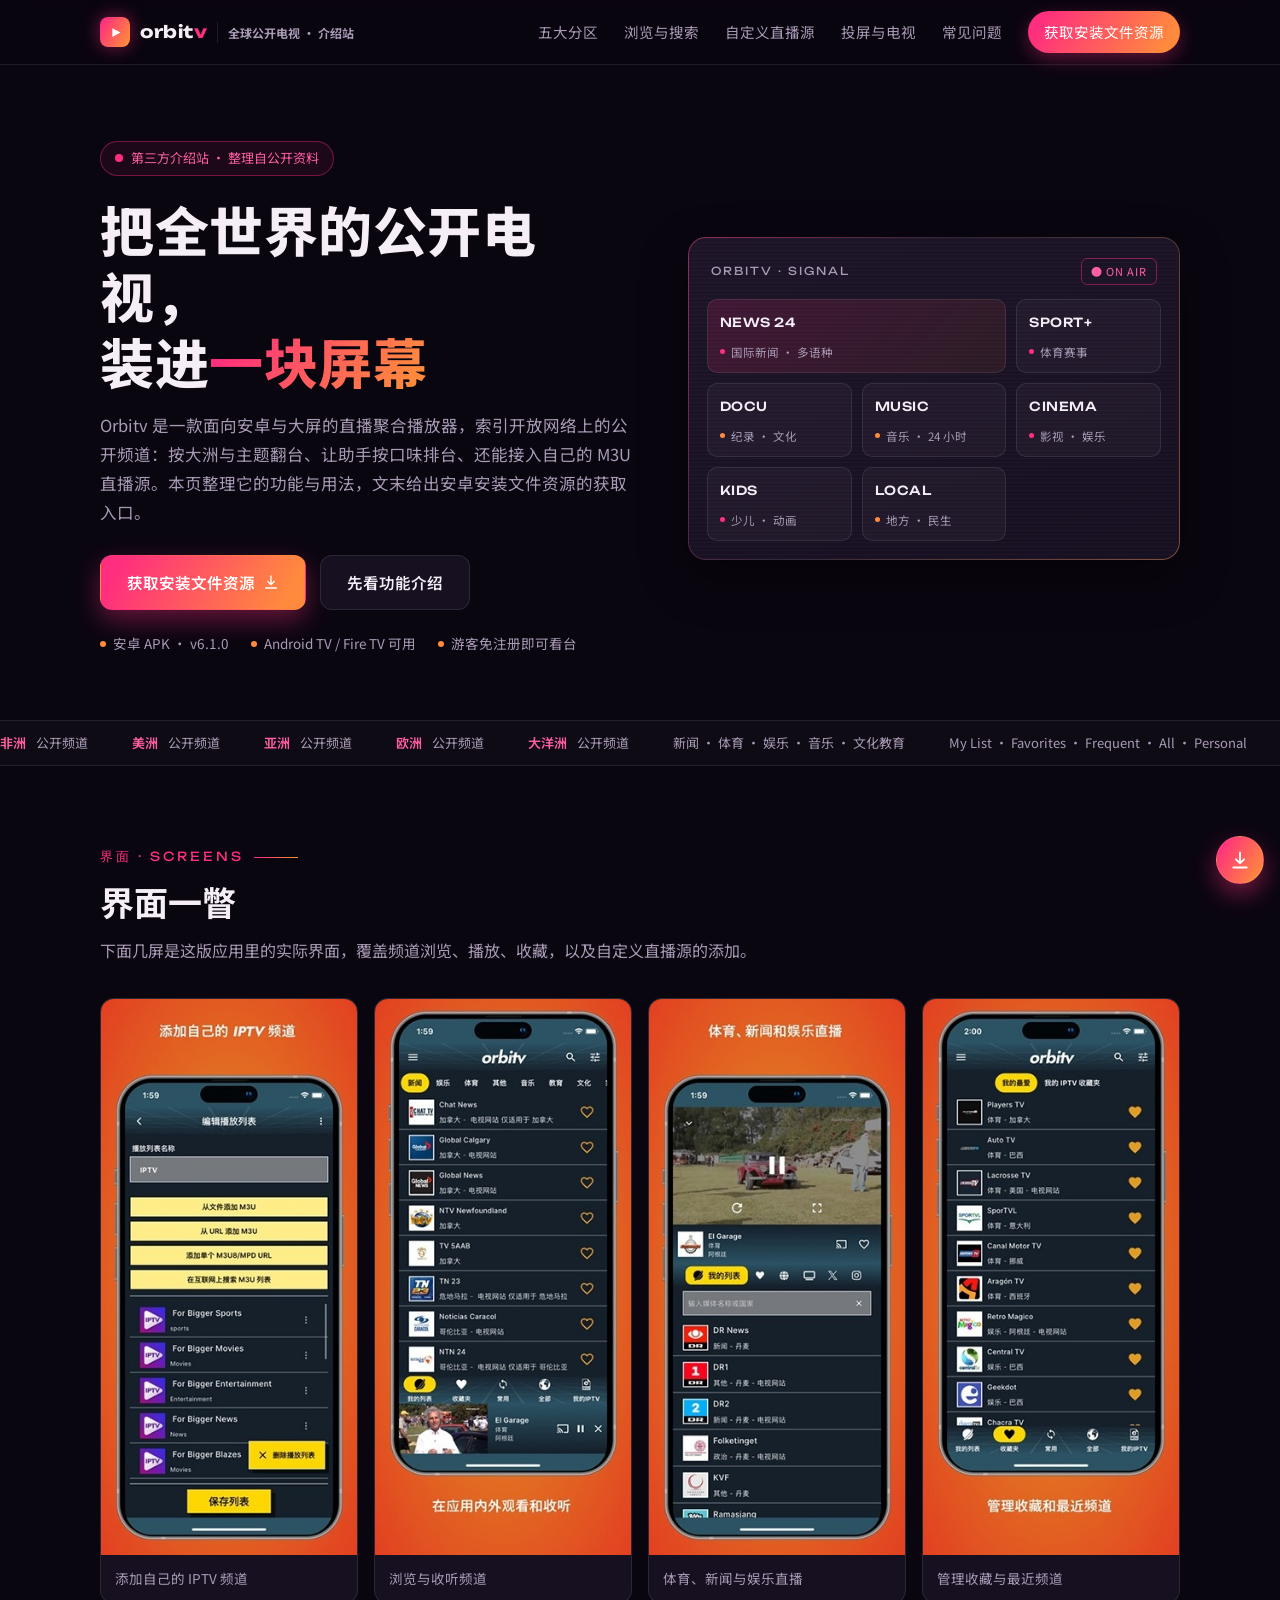
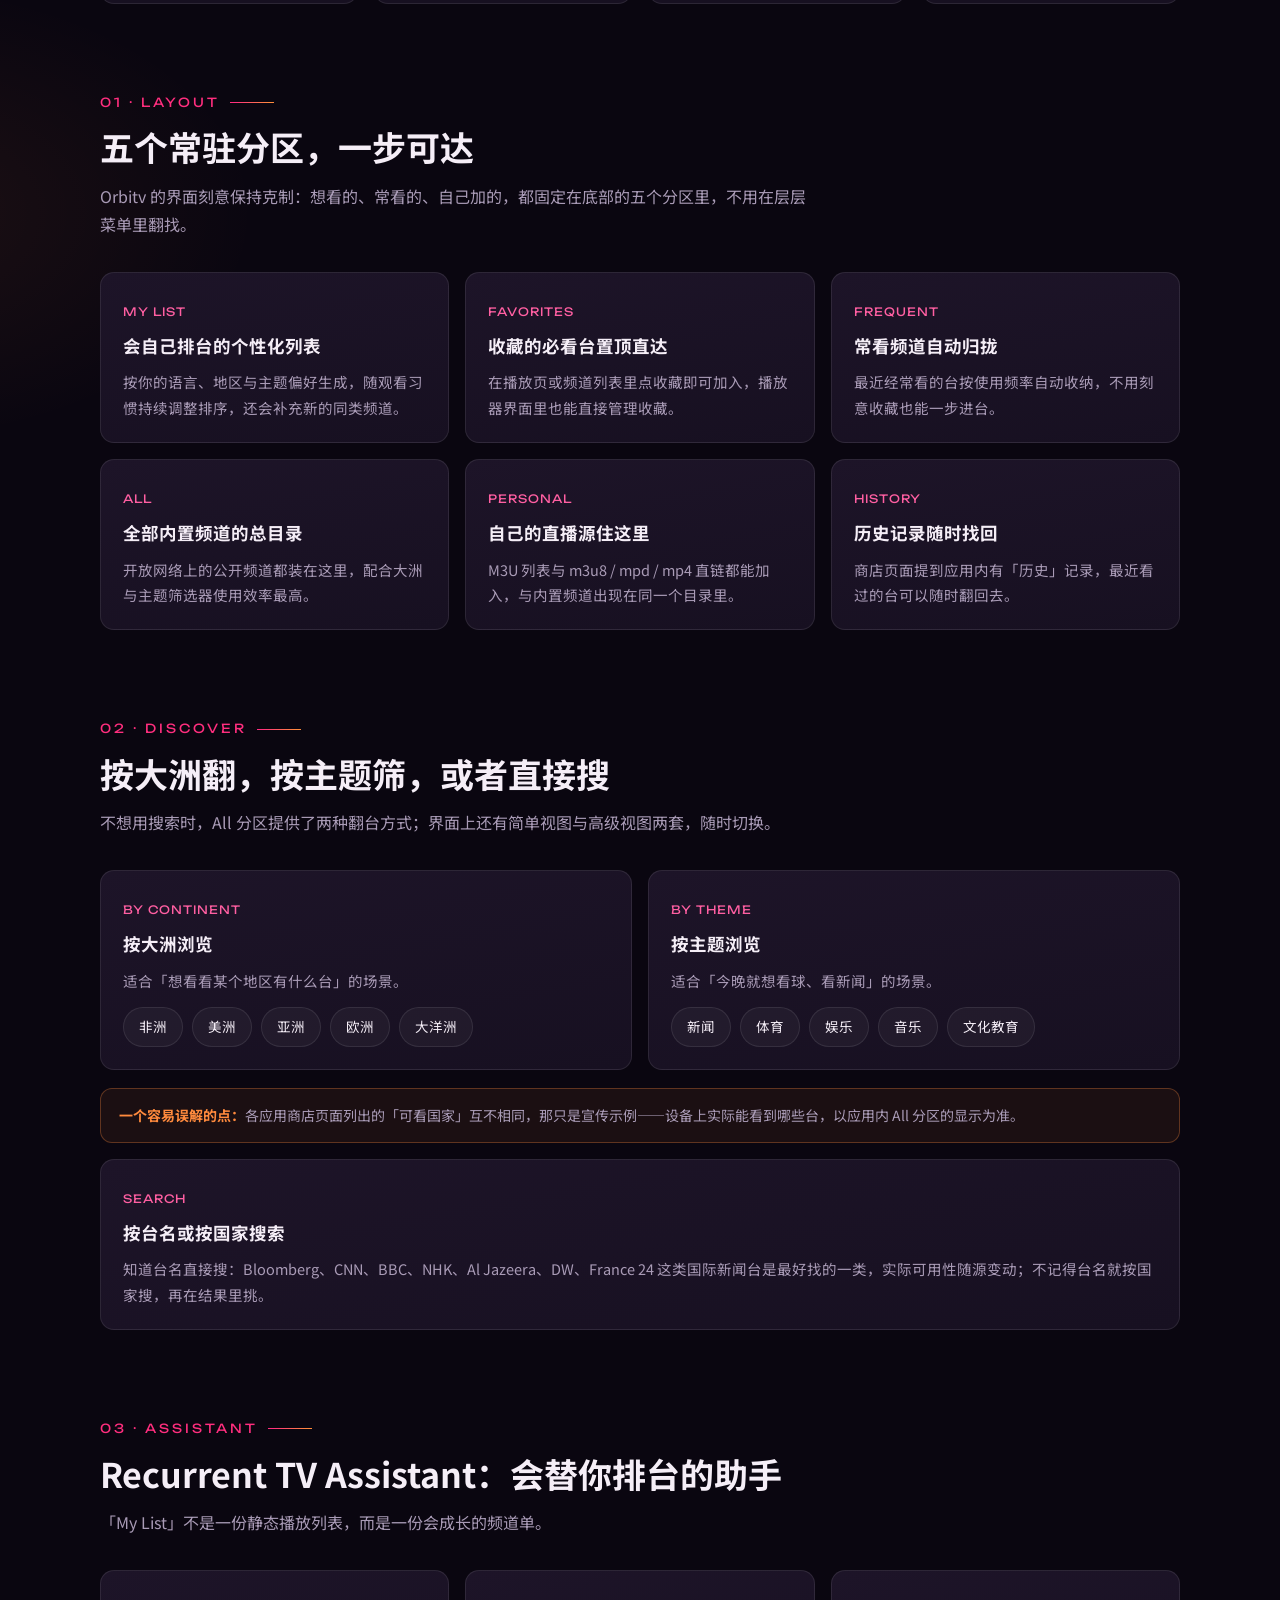
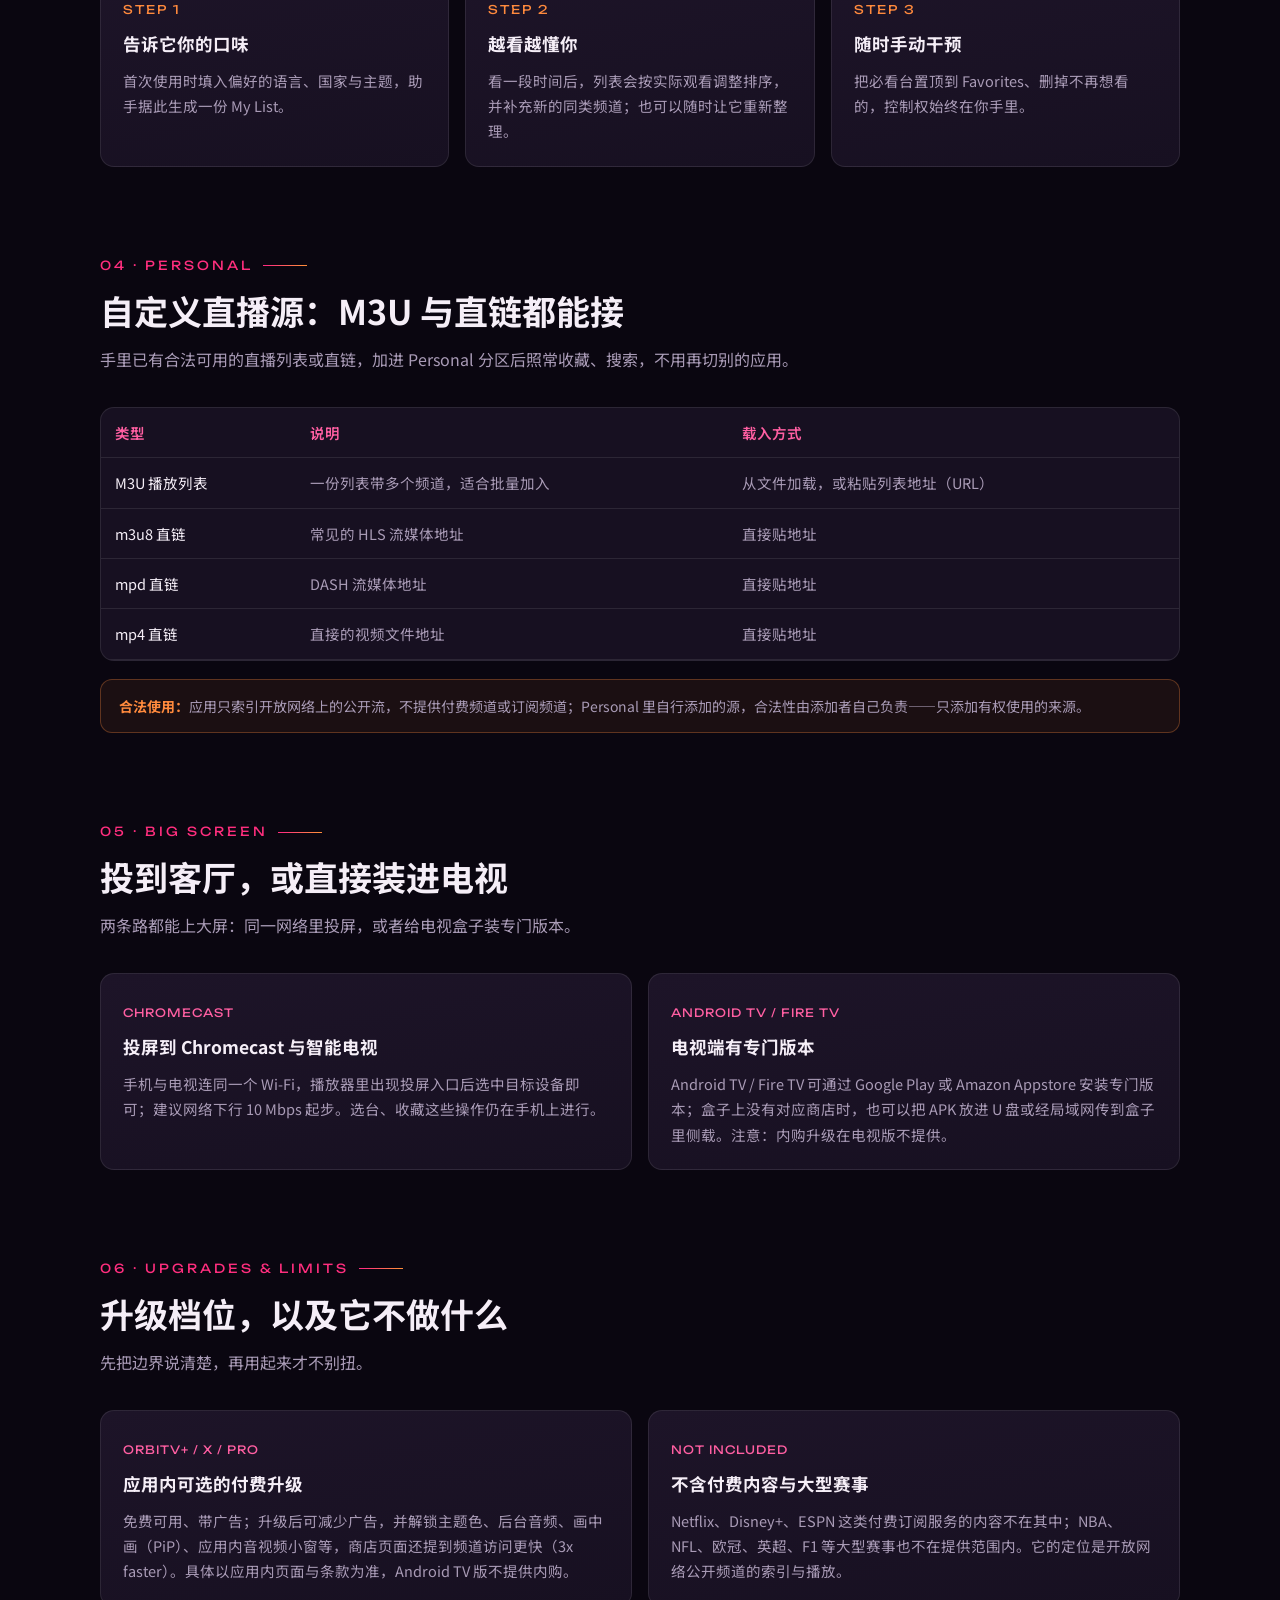
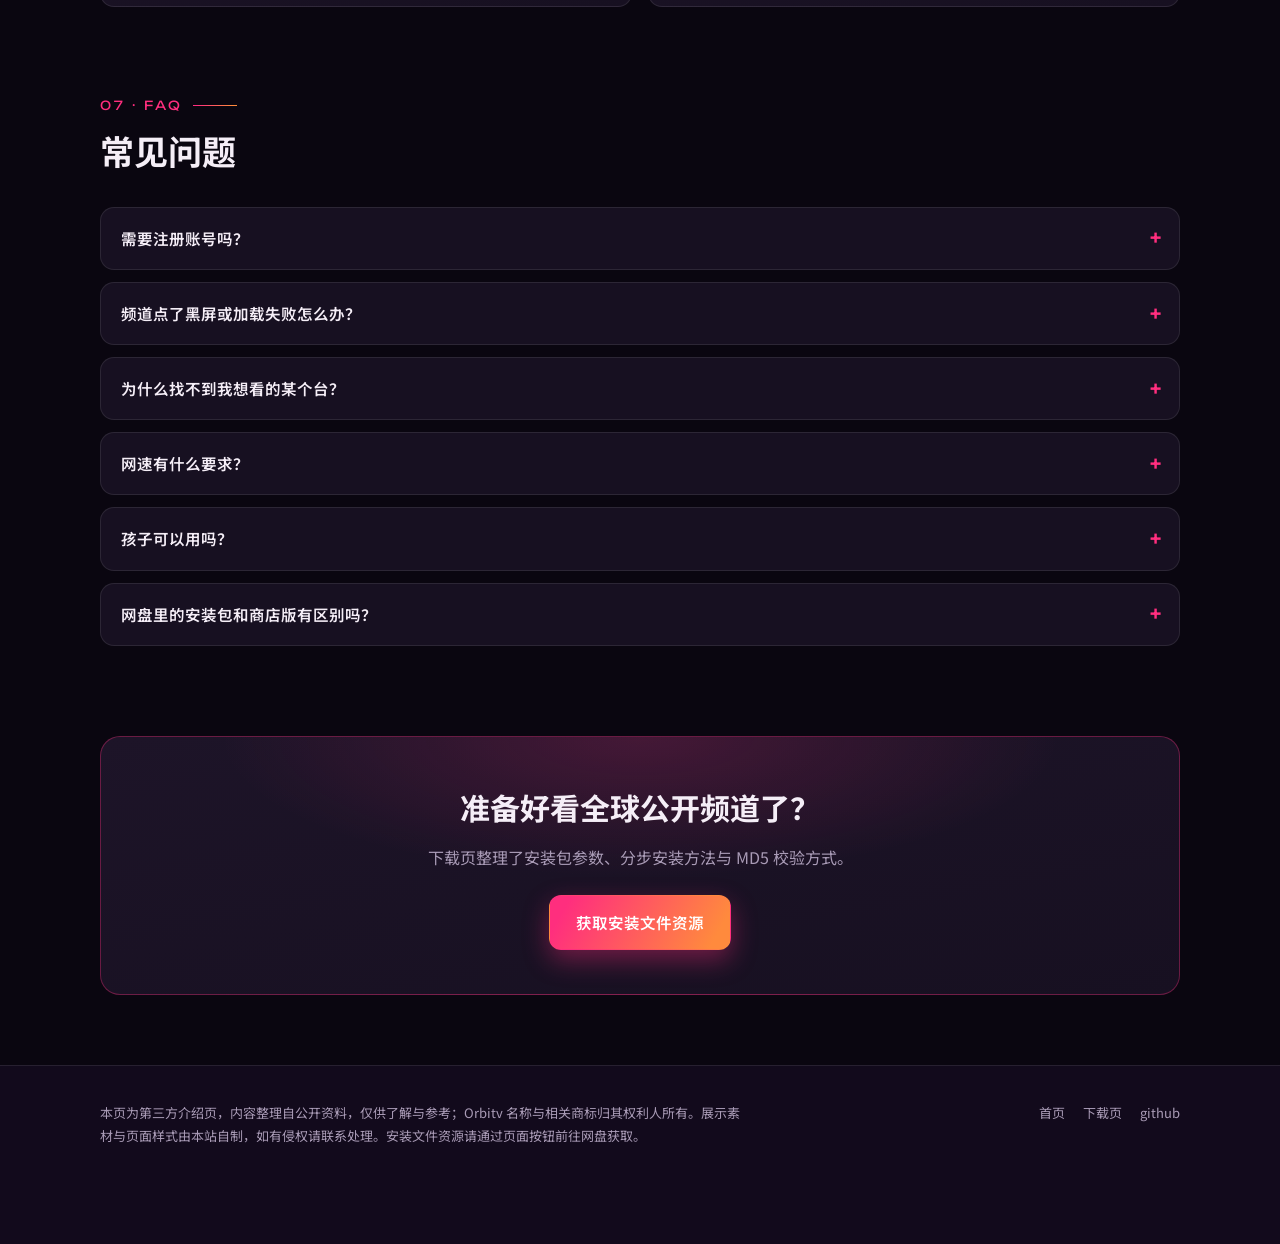
<file: index.html>
<!DOCTYPE html>
<html lang="zh-CN">
<head>
<meta charset="UTF-8">
<meta name="viewport" content="width=device-width, initial-scale=1">
<title>Orbitv：公开电视频道聚合播放器（手机 / 平板 / Android TV）</title>
<meta name="description" content="Orbitv 聚合开放网络上的公开电视频道：按大洲与主题浏览，支持 M3U 自定义源与 Chromecast 投屏，覆盖手机、平板与 Android TV。这里整理它的分区玩法与安卓包参数。">
<meta name="keywords" content="orbitv,orbitv 下载,orbitv 安卓,IPTV 播放器,直播源 M3U,公开电视直播">
<link rel="icon" type="image/svg+xml" href="data:image/svg+xml,%3Csvg xmlns='http://www.w3.org/2000/svg' viewBox='0 0 32 32'%3E%3Crect width='32' height='32' rx='7' fill='%23ff2e7e'/%3E%3Cpath d='M12 9l12 7-12 7z' fill='%23fff'/%3E%3C/svg%3E">
<link rel="preconnect" href="https://fonts.googleapis.com">
<link rel="preconnect" href="https://fonts.gstatic.com" crossorigin>
<link href="https://fonts.googleapis.com/css2?family=Unbounded:wght@400;500;700&family=Noto+Sans+SC:wght@400;500;700;900&display=swap" rel="stylesheet">
<link rel="stylesheet" href="/assets/css/style.css">
</head>
<body>

<header class="site-header">
  <div class="wrap header-in">
    <a class="brand" href="/">
      <span class="brand-mark" aria-hidden="true">
        <svg viewBox="0 0 24 24" fill="none"><path d="M7 5l13 7-13 7z" fill="#fff"/></svg>
      </span>
      <span class="brand-name">orbit<em>v</em></span>
      <span class="brand-tag">全球公开电视 · 介绍站</span>
    </a>
    <button class="nav-toggle" aria-label="菜单" aria-expanded="false" aria-controls="site-nav">
      <span></span><span></span><span></span>
    </button>
    <nav class="nav-links" id="site-nav" aria-label="站内导航">
      <a href="#sec-zones">五大分区</a>
      <a href="#sec-browse">浏览与搜索</a>
      <a href="#sec-personal">自定义直播源</a>
      <a href="#sec-tv">投屏与电视</a>
      <a href="#sec-faq">常见问题</a>
      <a class="nav-cta" href="/download.html">获取安装文件资源</a>
    </nav>
  </div>
</header>

<main>
  <!-- 英雄区 -->
  <section class="hero">
    <div class="wrap hero-grid">
      <div>
        <span class="chip"><span class="live-dot" aria-hidden="true"></span>第三方介绍站 · 整理自公开资料</span>
        <h1>把全世界的公开电视，<br>装进<span class="grad-text">一块屏幕</span></h1>
        <p class="lead">Orbitv 是一款面向安卓与大屏的直播聚合播放器，索引开放网络上的公开频道：按大洲与主题翻台、让助手按口味排台、还能接入自己的 M3U 直播源。本页整理它的功能与用法，文末给出安卓安装文件资源的获取入口。</p>
        <div class="cta-row">
          <a class="btn btn-primary" href="/download.html">获取安装文件资源
            <svg width="16" height="16" viewBox="0 0 24 24" fill="none" aria-hidden="true"><path d="M12 3v13m0 0l-5-5m5 5l5-5M4 21h16" stroke="#fff" stroke-width="2" stroke-linecap="round" stroke-linejoin="round"/></svg>
          </a>
          <a class="btn btn-ghost" href="#sec-zones">先看功能介绍</a>
        </div>
        <div class="hero-meta">
          <span><i></i>安卓 APK · v6.1.0</span>
          <span><i></i>Android TV / Fire TV 可用</span>
          <span><i></i>游客免注册即可看台</span>
        </div>
      </div>
      <div class="tv-panel" aria-hidden="true">
        <div class="tv-top">
          <span class="sig">ORBITV · SIGNAL</span>
          <span class="on-air">● ON AIR</span>
        </div>
        <div class="mosaic">
          <div class="tile wide"><b>NEWS 24</b><i>国际新闻 · 多语种</i></div>
          <div class="tile"><b>SPORT+</b><i>体育赛事</i></div>
          <div class="tile alt"><b>DOCU</b><i>纪录 · 文化</i></div>
          <div class="tile alt"><b>MUSIC</b><i>音乐 · 24 小时</i></div>
          <div class="tile"><b>CINEMA</b><i>影视 · 娱乐</i></div>
          <div class="tile"><b>KIDS</b><i>少儿 · 动画</i></div>
          <div class="tile alt"><b>LOCAL</b><i>地方 · 民生</i></div>
        </div>
      </div>
    </div>
  </section>

  <!-- 跑马灯 -->
  <div class="ticker" aria-hidden="true">
    <div class="ticker-track">
      <span><b>非洲</b> 公开频道</span><span><b>美洲</b> 公开频道</span><span><b>亚洲</b> 公开频道</span><span><b>欧洲</b> 公开频道</span><span><b>大洋洲</b> 公开频道</span>
      <span>新闻 · 体育 · 娱乐 · 音乐 · 文化教育</span><span>My List · Favorites · Frequent · All · Personal</span>
      <span><b>非洲</b> 公开频道</span><span><b>美洲</b> 公开频道</span><span><b>亚洲</b> 公开频道</span><span><b>欧洲</b> 公开频道</span><span><b>大洋洲</b> 公开频道</span>
      <span>新闻 · 体育 · 娱乐 · 音乐 · 文化教育</span><span>My List · Favorites · Frequent · All · Personal</span>
    </div>
  </div>

  <!-- 00 界面一瞥 -->
  <section class="sec" id="sec-shots">
    <div class="wrap">
      <div class="sec-head reveal">
        <span class="k">界面 · SCREENS</span>
        <h2>界面一瞥</h2>
        <p>下面几屏是这版应用里的实际界面，覆盖频道浏览、播放、收藏，以及自定义直播源的添加。</p>
      </div>
      <div class="shots reveal">
        <figure class="shot">
          <img src="/assets/img/01_300x651.jpg" width="300" height="651" loading="lazy" alt="Orbitv 编辑播放列表界面，可通过文件、URL 或联网搜索添加 IPTV 频道">
          <figcaption>添加自己的 IPTV 频道</figcaption>
        </figure>
        <figure class="shot">
          <img src="/assets/img/02_300x651.jpg" width="300" height="651" loading="lazy" alt="Orbitv 频道列表界面，顶部按新闻、娱乐、体育等主题筛选，底部为五个常驻分区">
          <figcaption>浏览与收听频道</figcaption>
        </figure>
        <figure class="shot">
          <img src="/assets/img/03_300x651.jpg" width="300" height="651" loading="lazy" alt="Orbitv 播放界面，上方为直播画面，下方列出按国家分类的频道">
          <figcaption>体育、新闻与娱乐直播</figcaption>
        </figure>
        <figure class="shot">
          <img src="/assets/img/04_300x651.jpg" width="300" height="651" loading="lazy" alt="Orbitv 收藏分区界面，显示我的最爱与我的 IPTV 收藏">
          <figcaption>管理收藏与最近频道</figcaption>
        </figure>
      </div>
    </div>
  </section>

  <!-- 01 五大分区 -->
  <section class="sec" id="sec-zones">
    <div class="wrap">
      <div class="sec-head reveal">
        <span class="k">01 · LAYOUT</span>
        <h2>五个常驻分区，一步可达</h2>
        <p>Orbitv 的界面刻意保持克制：想看的、常看的、自己加的，都固定在底部的五个分区里，不用在层层菜单里翻找。</p>
      </div>
      <div class="grid3">
        <div class="card reveal">
          <span class="en">MY LIST</span>
          <h3>会自己排台的个性化列表</h3>
          <p>按你的语言、地区与主题偏好生成，随观看习惯持续调整排序，还会补充新的同类频道。</p>
        </div>
        <div class="card reveal">
          <span class="en">FAVORITES</span>
          <h3>收藏的必看台置顶直达</h3>
          <p>在播放页或频道列表里点收藏即可加入，播放器界面里也能直接管理收藏。</p>
        </div>
        <div class="card reveal">
          <span class="en">FREQUENT</span>
          <h3>常看频道自动归拢</h3>
          <p>最近经常看的台按使用频率自动收纳，不用刻意收藏也能一步进台。</p>
        </div>
        <div class="card reveal">
          <span class="en">ALL</span>
          <h3>全部内置频道的总目录</h3>
          <p>开放网络上的公开频道都装在这里，配合大洲与主题筛选器使用效率最高。</p>
        </div>
        <div class="card reveal">
          <span class="en">PERSONAL</span>
          <h3>自己的直播源住这里</h3>
          <p>M3U 列表与 m3u8 / mpd / mp4 直链都能加入，与内置频道出现在同一个目录里。</p>
        </div>
        <div class="card reveal">
          <span class="en">HISTORY</span>
          <h3>历史记录随时找回</h3>
          <p>商店页面提到应用内有「历史」记录，最近看过的台可以随时翻回去。</p>
        </div>
      </div>
    </div>
  </section>

  <!-- 02 浏览与搜索 -->
  <section class="sec" id="sec-browse">
    <div class="wrap">
      <div class="sec-head reveal">
        <span class="k">02 · DISCOVER</span>
        <h2>按大洲翻，按主题筛，或者直接搜</h2>
        <p>不想用搜索时，All 分区提供了两种翻台方式；界面上还有简单视图与高级视图两套，随时切换。</p>
      </div>
      <div class="browse-grid">
        <div class="card reveal">
          <span class="en">BY CONTINENT</span>
          <h3>按大洲浏览</h3>
          <p>适合「想看看某个地区有什么台」的场景。</p>
          <div class="pill-box">
            <span class="pill">非洲</span><span class="pill">美洲</span><span class="pill">亚洲</span><span class="pill">欧洲</span><span class="pill">大洋洲</span>
          </div>
        </div>
        <div class="card reveal">
          <span class="en">BY THEME</span>
          <h3>按主题浏览</h3>
          <p>适合「今晚就想看球、看新闻」的场景。</p>
          <div class="pill-box">
            <span class="pill">新闻</span><span class="pill">体育</span><span class="pill">娱乐</span><span class="pill">音乐</span><span class="pill">文化教育</span>
          </div>
        </div>
      </div>
      <div class="note reveal">
        <b>一个容易误解的点：</b>各应用商店页面列出的「可看国家」互不相同，那只是宣传示例——设备上实际能看到哪些台，以应用内 All 分区的显示为准。
      </div>
      <div class="card reveal" style="margin-top:16px">
        <span class="en">SEARCH</span>
        <h3>按台名或按国家搜索</h3>
        <p>知道台名直接搜：Bloomberg、CNN、BBC、NHK、Al Jazeera、DW、France 24 这类国际新闻台是最好找的一类，实际可用性随源变动；不记得台名就按国家搜，再在结果里挑。</p>
      </div>
    </div>
  </section>

  <!-- 03 助手 -->
  <section class="sec" id="sec-assistant">
    <div class="wrap">
      <div class="sec-head reveal">
        <span class="k">03 · ASSISTANT</span>
        <h2>Recurrent TV Assistant：会替你排台的助手</h2>
        <p>「My List」不是一份静态播放列表，而是一份会成长的频道单。</p>
      </div>
      <div class="grid3">
        <div class="card reveal">
          <span class="num">STEP 1</span>
          <h3>告诉它你的口味</h3>
          <p>首次使用时填入偏好的语言、国家与主题，助手据此生成一份 My List。</p>
        </div>
        <div class="card reveal">
          <span class="num">STEP 2</span>
          <h3>越看越懂你</h3>
          <p>看一段时间后，列表会按实际观看调整排序，并补充新的同类频道；也可以随时让它重新整理。</p>
        </div>
        <div class="card reveal">
          <span class="num">STEP 3</span>
          <h3>随时手动干预</h3>
          <p>把必看台置顶到 Favorites、删掉不再想看的，控制权始终在你手里。</p>
        </div>
      </div>
    </div>
  </section>

  <!-- 04 自定义直播源 -->
  <section class="sec" id="sec-personal">
    <div class="wrap">
      <div class="sec-head reveal">
        <span class="k">04 · PERSONAL</span>
        <h2>自定义直播源：M3U 与直链都能接</h2>
        <p>手里已有合法可用的直播列表或直链，加进 Personal 分区后照常收藏、搜索，不用再切别的应用。</p>
      </div>
      <div class="tbl-wrap reveal">
        <table class="tbl">
          <thead><tr><th>类型</th><th>说明</th><th>载入方式</th></tr></thead>
          <tbody>
            <tr><td>M3U 播放列表</td><td>一份列表带多个频道，适合批量加入</td><td>从文件加载，或粘贴列表地址（URL）</td></tr>
            <tr><td>m3u8 直链</td><td>常见的 HLS 流媒体地址</td><td>直接贴地址</td></tr>
            <tr><td>mpd 直链</td><td>DASH 流媒体地址</td><td>直接贴地址</td></tr>
            <tr><td>mp4 直链</td><td>直接的视频文件地址</td><td>直接贴地址</td></tr>
          </tbody>
        </table>
      </div>
      <div class="note reveal">
        <b>合法使用：</b>应用只索引开放网络上的公开流，不提供付费频道或订阅频道；Personal 里自行添加的源，合法性由添加者自己负责——只添加有权使用的来源。
      </div>
    </div>
  </section>

  <!-- 05 投屏与电视 -->
  <section class="sec" id="sec-tv">
    <div class="wrap">
      <div class="sec-head reveal">
        <span class="k">05 · BIG SCREEN</span>
        <h2>投到客厅，或直接装进电视</h2>
        <p>两条路都能上大屏：同一网络里投屏，或者给电视盒子装专门版本。</p>
      </div>
      <div class="grid2">
        <div class="card reveal">
          <span class="en">CHROMECAST</span>
          <h3>投屏到 Chromecast 与智能电视</h3>
          <p>手机与电视连同一个 Wi-Fi，播放器里出现投屏入口后选中目标设备即可；建议网络下行 10 Mbps 起步。选台、收藏这些操作仍在手机上进行。</p>
        </div>
        <div class="card reveal">
          <span class="en">ANDROID TV / FIRE TV</span>
          <h3>电视端有专门版本</h3>
          <p>Android TV / Fire TV 可通过 Google Play 或 Amazon Appstore 安装专门版本；盒子上没有对应商店时，也可以把 APK 放进 U 盘或经局域网传到盒子里侧载。注意：内购升级在电视版不提供。</p>
        </div>
      </div>
    </div>
  </section>

  <!-- 06 升级与边界 -->
  <section class="sec" id="sec-plus">
    <div class="wrap">
      <div class="sec-head reveal">
        <span class="k">06 · UPGRADES &amp; LIMITS</span>
        <h2>升级档位，以及它不做什么</h2>
        <p>先把边界说清楚，再用起来才不别扭。</p>
      </div>
      <div class="grid2">
        <div class="card reveal">
          <span class="en">ORBITV+ / X / PRO</span>
          <h3>应用内可选的付费升级</h3>
          <p>免费可用、带广告；升级后可减少广告，并解锁主题色、后台音频、画中画（PiP）、应用内音视频小窗等，商店页面还提到频道访问更快（3x faster）。具体以应用内页面与条款为准，Android TV 版不提供内购。</p>
        </div>
        <div class="card reveal">
          <span class="en">NOT INCLUDED</span>
          <h3>不含付费内容与大型赛事</h3>
          <p>Netflix、Disney+、ESPN 这类付费订阅服务的内容不在其中；NBA、NFL、欧冠、英超、F1 等大型赛事也不在提供范围内。它的定位是开放网络公开频道的索引与播放。</p>
        </div>
      </div>
    </div>
  </section>

  <!-- FAQ -->
  <section class="sec" id="sec-faq">
    <div class="wrap">
      <div class="sec-head reveal">
        <span class="k">07 · FAQ</span>
        <h2>常见问题</h2>
      </div>
      <details class="qa reveal">
        <summary>需要注册账号吗？</summary>
        <div class="qa-body">不需要。游客身份即可浏览与观看，装完直接用。注册是可选的，价值主要在收藏的跨设备同步——换手机时不用手动重收一遍。</div>
      </details>
      <details class="qa reveal">
        <summary>频道点了黑屏或加载失败怎么办？</summary>
        <div class="qa-body">先换两个别的台：能播说明是刚才那个台失效了，稍后再试即可；都不能播就查网络，或做一次「宽带 vs 移动流量」的对照测试来定位问题在哪个环节。开放网络源随时可能下线或迁移，单个台失效是常态。</div>
      </details>
      <details class="qa reveal">
        <summary>为什么找不到我想看的某个台？</summary>
        <div class="qa-body">它不提供付费或订阅频道，也不提供大型赛事转播。想看这类内容仍需要对应的付费服务。想要一个稳定可用的源，可以往 Personal 里添加自己有权使用的直播源。</div>
      </details>
      <details class="qa reveal">
        <summary>网速有什么要求？</summary>
        <div class="qa-body">10 Mbps 以上的下行速度体验较稳，画质更高的流要求更高。移动流量下信号波动比 Wi-Fi 明显；长时间用流量看直播产生的流量费与漫游费由使用者自行承担。</div>
      </details>
      <details class="qa reveal">
        <summary>孩子可以用吗？</summary>
        <div class="qa-body">安卓商店分级为 PEGI 3（全年龄），iOS App Store 分级为 16+，服务条款也写明面向 16 岁以上人群。家里同时有安卓和苹果设备的话，两边都要留意。</div>
      </details>
      <details class="qa reveal">
        <summary>网盘里的安装包和商店版有区别吗？</summary>
        <div class="qa-body">功能相同，只是版本新旧不同：网盘包固定为 6.1.0，商店版持续更新。装法与校验方式见<a href="/download.html">下载页</a>的说明。</div>
      </details>
    </div>
  </section>

  <!-- CTA -->
  <div class="wrap">
    <div class="cta-band reveal">
      <h2>准备好看全球公开频道了？</h2>
      <p>下载页整理了安装包参数、分步安装方法与 MD5 校验方式。</p>
      <a class="btn btn-primary" href="/download.html">获取安装文件资源</a>
    </div>
  </div>
</main>

<footer class="site-footer">
  <div class="wrap foot-in">
    <p>本页为第三方介绍页，内容整理自公开资料，仅供了解与参考；Orbitv 名称与相关商标归其权利人所有。展示素材与页面样式由本站自制，如有侵权请联系处理。安装文件资源请通过页面按钮前往网盘获取。</p>
    <nav class="foot-links" aria-label="页脚链接">
      <a href="/">首页</a>
      <a href="/download.html">下载页</a>
      <a href="https://github.com/alipymanbu/orbitv.loveyou.bond">github</a>
    </nav>
  </div>
</footer>

<!-- 右下角浮动按钮：返回顶部 + 下载 -->
<div class="fab-stack">
  <button class="fab fab-top" id="to-top" aria-label="返回顶部">↑</button>
  <a class="fab fab-dl" href="#" data-link="download" aria-label="获取安装文件资源">
    <svg viewBox="0 0 24 24" fill="none" aria-hidden="true"><path d="M12 3v13m0 0l-5-5m5 5l5-5M4 21h16" stroke="#fff" stroke-width="2.2" stroke-linecap="round" stroke-linejoin="round"/></svg>
  </a>
</div>

<script src="/assets/js/links.js"></script>
<script src="/assets/js/main.js"></script>
</body>
</html>
</file>
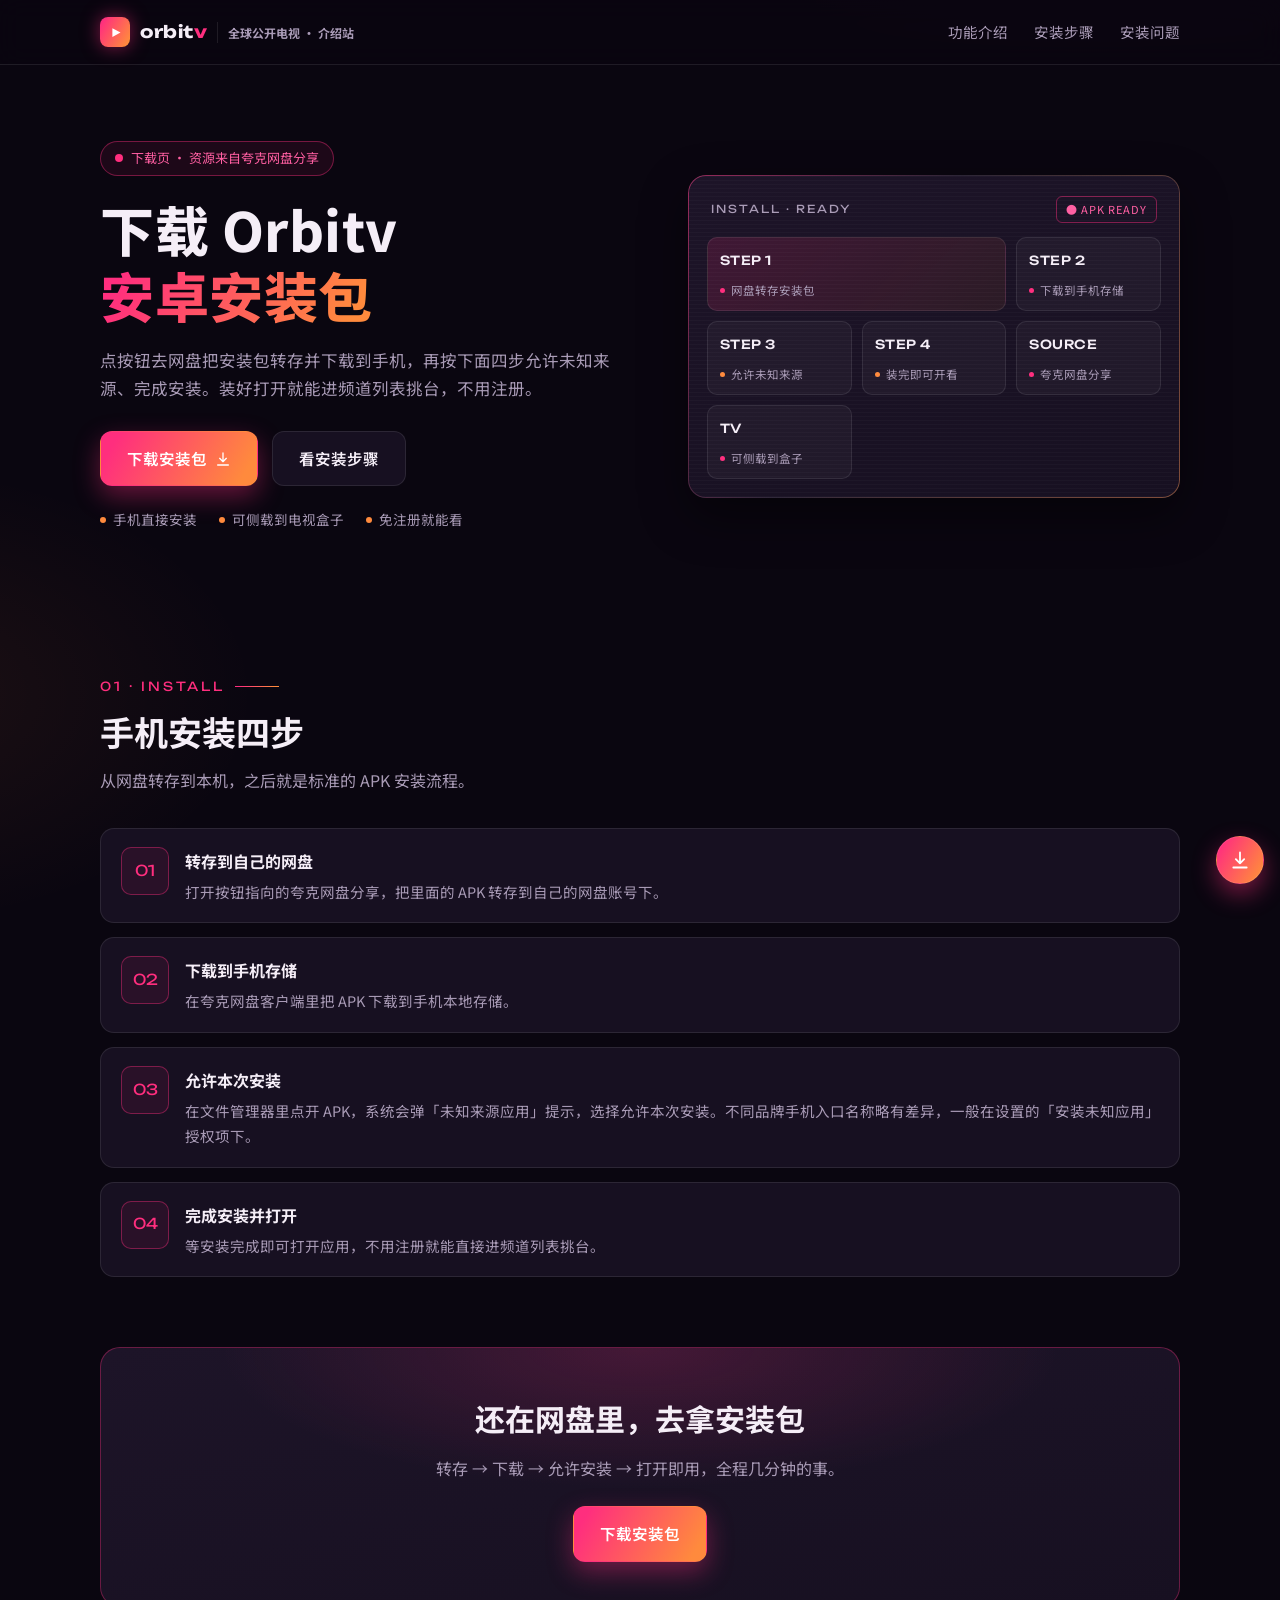
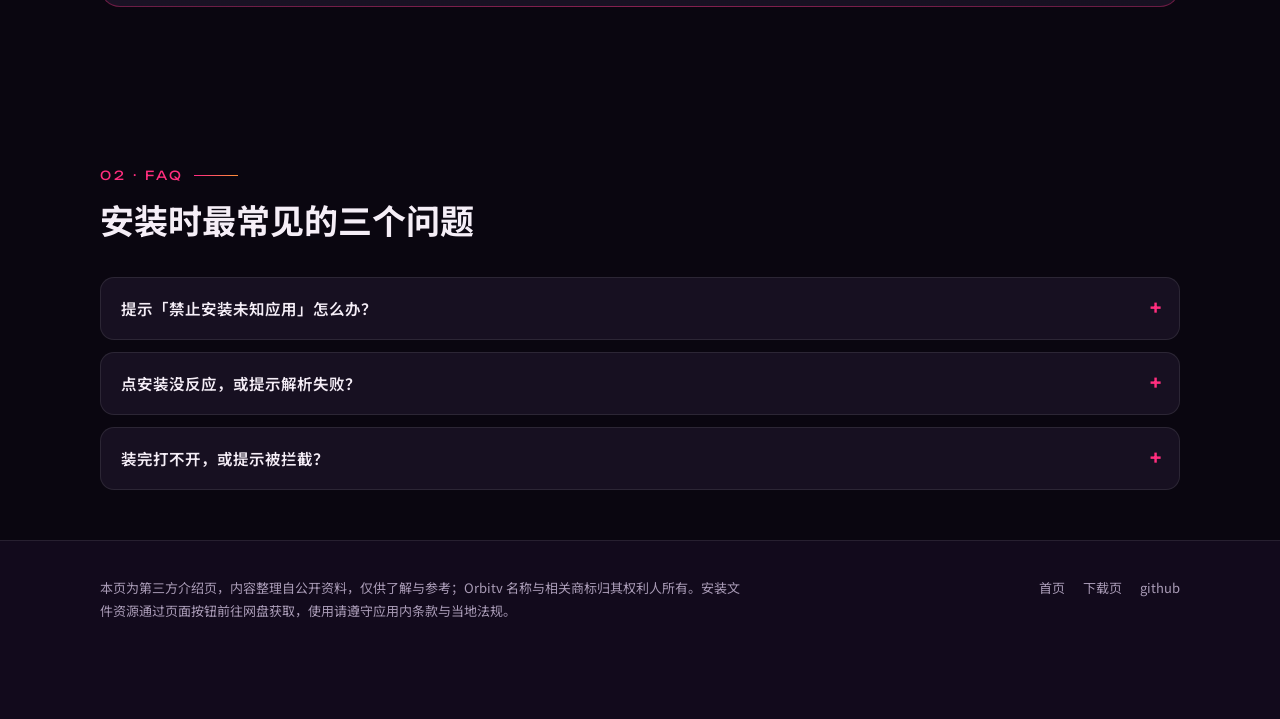
<file: download.html>
<!DOCTYPE html>
<html lang="zh-CN">
<head>
<meta charset="UTF-8">
<meta name="viewport" content="width=device-width, initial-scale=1">
<title>Orbitv 下载安装：安卓手机端装包与首次打开</title>
<meta name="description" content="Orbitv 安卓版下载与安装操作页：从夸克网盘转存并下载安装包，按四步允许未知来源、完成安装，装完免注册就能进频道列表，附常见安装问题处理。">
<meta name="keywords" content="orbitv下载,orbitv安装,orbitv apk,orbitv安卓版,orbitv安装包">
<link rel="icon" type="image/svg+xml" href="data:image/svg+xml,%3Csvg xmlns='http://www.w3.org/2000/svg' viewBox='0 0 32 32'%3E%3Crect width='32' height='32' rx='7' fill='%23ff2e7e'/%3E%3Cpath d='M12 9l12 7-12 7z' fill='%23fff'/%3E%3C/svg%3E">
<link rel="preconnect" href="https://fonts.googleapis.com">
<link rel="preconnect" href="https://fonts.gstatic.com" crossorigin>
<link href="https://fonts.googleapis.com/css2?family=Unbounded:wght@400;500;700&family=Noto+Sans+SC:wght@400;500;700;900&display=swap" rel="stylesheet">
<link rel="stylesheet" href="/assets/css/style.css">
</head>
<body>

<header class="site-header">
  <div class="wrap header-in">
    <a class="brand" href="/">
      <span class="brand-mark" aria-hidden="true">
        <svg viewBox="0 0 24 24" fill="none"><path d="M7 5l13 7-13 7z" fill="#fff"/></svg>
      </span>
      <span class="brand-name">orbit<em>v</em></span>
      <span class="brand-tag">全球公开电视 · 介绍站</span>
    </a>
    <button class="nav-toggle" aria-label="菜单" aria-expanded="false" aria-controls="site-nav">
      <span></span><span></span><span></span>
    </button>
    <nav class="nav-links" id="site-nav" aria-label="站内导航">
      <a href="/">功能介绍</a>
      <a href="#sec-steps">安装步骤</a>
      <a href="#sec-notes">安装问题</a>
    </nav>
  </div>
</header>

<main>
  <!-- 英雄区 -->
  <section class="hero">
    <div class="wrap hero-grid">
      <div>
        <span class="chip"><span class="live-dot" aria-hidden="true"></span>下载页 · 资源来自夸克网盘分享</span>
        <h1>下载 Orbitv<br><span class="grad-text">安卓安装包</span></h1>
        <p class="lead">点按钮去网盘把安装包转存并下载到手机，再按下面四步允许未知来源、完成安装。装好打开就能进频道列表挑台，不用注册。</p>
        <div class="cta-row">
          <a class="btn btn-primary" href="#" data-link="download">下载安装包
            <svg width="16" height="16" viewBox="0 0 24 24" fill="none" aria-hidden="true"><path d="M12 3v13m0 0l-5-5m5 5l5-5M4 21h16" stroke="#fff" stroke-width="2" stroke-linecap="round" stroke-linejoin="round"/></svg>
          </a>
          <a class="btn btn-ghost" href="#sec-steps">看安装步骤</a>
        </div>
        <div class="hero-meta">
          <span><i></i>手机直接安装</span>
          <span><i></i>可侧载到电视盒子</span>
          <span><i></i>免注册就能看</span>
        </div>
      </div>
      <div class="tv-panel" aria-hidden="true">
        <div class="tv-top">
          <span class="sig">INSTALL · READY</span>
          <span class="on-air">● APK READY</span>
        </div>
        <div class="mosaic">
          <div class="tile wide"><b>STEP 1</b><i>网盘转存安装包</i></div>
          <div class="tile"><b>STEP 2</b><i>下载到手机存储</i></div>
          <div class="tile alt"><b>STEP 3</b><i>允许未知来源</i></div>
          <div class="tile alt"><b>STEP 4</b><i>装完即可开看</i></div>
          <div class="tile"><b>SOURCE</b><i>夸克网盘分享</i></div>
          <div class="tile"><b>TV</b><i>可侧载到盒子</i></div>
        </div>
      </div>
    </div>
  </section>

  <!-- 手机安装步骤 -->
  <section class="sec" id="sec-steps">
    <div class="wrap">
      <div class="sec-head reveal">
        <span class="k">01 · INSTALL</span>
        <h2>手机安装四步</h2>
        <p>从网盘转存到本机，之后就是标准的 APK 安装流程。</p>
      </div>
      <div class="steps">
        <div class="step reveal">
          <div>
            <h3>转存到自己的网盘</h3>
            <p>打开按钮指向的夸克网盘分享，把里面的 APK 转存到自己的网盘账号下。</p>
          </div>
        </div>
        <div class="step reveal">
          <div>
            <h3>下载到手机存储</h3>
            <p>在夸克网盘客户端里把 APK 下载到手机本地存储。</p>
          </div>
        </div>
        <div class="step reveal">
          <div>
            <h3>允许本次安装</h3>
            <p>在文件管理器里点开 APK，系统会弹「未知来源应用」提示，选择允许本次安装。不同品牌手机入口名称略有差异，一般在设置的「安装未知应用」授权项下。</p>
          </div>
        </div>
        <div class="step reveal">
          <div>
            <h3>完成安装并打开</h3>
            <p>等安装完成即可打开应用，不用注册就能直接进频道列表挑台。</p>
          </div>
        </div>
      </div>
      <div class="cta-band reveal">
        <h2>还在网盘里，去拿安装包</h2>
        <p>转存 → 下载 → 允许安装 → 打开即用，全程几分钟的事。</p>
        <a class="btn btn-primary" href="#" data-link="download">下载安装包</a>
      </div>
    </div>
  </section>

  <!-- 常见安装问题 -->
  <section class="sec" id="sec-notes">
    <div class="wrap">
      <div class="sec-head reveal">
        <span class="k">02 · FAQ</span>
        <h2>安装时最常见的三个问题</h2>
      </div>
      <div>
        <details class="qa reveal">
          <summary>提示「禁止安装未知应用」怎么办？</summary>
          <div class="qa-body">到系统设置 → 应用 → 特殊权限 → 安装未知应用，给本次发起安装的应用（浏览器或文件管理器）打开「允许安装」，再重新点 APK。</div>
        </details>
        <details class="qa reveal">
          <summary>点安装没反应，或提示解析失败？</summary>
          <div class="qa-body">多半是文件没下载完整，先重新从自己的网盘下载一次；仍不行就看手机系统版本是否太低，老机型装不上时可改用商店里对应的版本。</div>
        </details>
        <details class="qa reveal">
          <summary>装完打不开，或提示被拦截？</summary>
          <div class="qa-body">安全软件有时会拦截非商店来源的应用，在拦截提示里选择继续安装或放行；仍打不开可重启手机后单独打开一次。</div>
        </details>
      </div>
    </div>
  </section>
</main>

<footer class="site-footer">
  <div class="wrap foot-in">
    <p>本页为第三方介绍页，内容整理自公开资料，仅供了解与参考；Orbitv 名称与相关商标归其权利人所有。安装文件资源通过页面按钮前往网盘获取，使用请遵守应用内条款与当地法规。</p>
    <nav class="foot-links" aria-label="页脚链接">
      <a href="/">首页</a>
      <a href="/download.html">下载页</a>
      <a href="https://github.com/alipymanbu/orbitv.loveyou.bond">github</a>
    </nav>
  </div>
</footer>

<!-- 右下角浮动按钮：返回顶部 + 下载 -->
<div class="fab-stack">
  <button class="fab fab-top" id="to-top" aria-label="返回顶部">↑</button>
  <a class="fab fab-dl" href="#" data-link="download" aria-label="获取安装文件资源">
    <svg viewBox="0 0 24 24" fill="none" aria-hidden="true"><path d="M12 3v13m0 0l-5-5m5 5l5-5M4 21h16" stroke="#fff" stroke-width="2.2" stroke-linecap="round" stroke-linejoin="round"/></svg>
  </a>
</div>

<script src="/assets/js/links.js"></script>
<script src="/assets/js/main.js"></script>
</body>
</html>
</file>
<file: assets/css/style.css>
/* orbitv.loveyou.bond —— 广播信号 · 暗夜粉调主题（第三方介绍站） */
:root {
  --bg: #0a0610;
  --bg-2: #120a1c;
  --panel: #171021;
  --panel-2: #1d1428;
  --line: rgba(255, 255, 255, 0.09);
  --txt: #f5eef7;
  --muted: #a99bb6;
  --pink: #ff2e7e;
  --pink-soft: #ff5fa2;
  --orange: #ff8a3d;
  --grad: linear-gradient(120deg, #ff2e7e 10%, #ff8a3d 90%);
  --radius: 14px;
  --shadow: 0 18px 48px rgba(0, 0, 0, 0.45);
}

* { box-sizing: border-box; margin: 0; padding: 0; }
html { overflow-x: clip; scroll-behavior: smooth; }
@media (prefers-reduced-motion: reduce) {
  html { scroll-behavior: auto; }
}
body {
  font-family: 'Noto Sans SC', 'PingFang SC', 'Microsoft YaHei', system-ui, -apple-system, sans-serif;
  background:
    radial-gradient(900px 480px at 85% -10%, rgba(255, 46, 126, 0.14), transparent 60%),
    radial-gradient(700px 420px at -10% 30%, rgba(255, 138, 61, 0.08), transparent 55%),
    var(--bg);
  color: var(--txt);
  line-height: 1.75;
  -webkit-font-smoothing: antialiased;
}
img, svg, video { max-width: 100%; display: block; }
a { color: var(--pink-soft); text-decoration: none; }
a:hover { text-decoration: underline; }
ul, ol { padding-left: 1.4em; }
li { margin: 0.35em 0; }
code { font-family: ui-monospace, Consolas, 'Courier New', monospace; }

.wrap { max-width: 1120px; margin: 0 auto; padding: 0 20px; }
.disp { font-family: 'Unbounded', 'Noto Sans SC', sans-serif; }
.grad-text {
  background: var(--grad);
  -webkit-background-clip: text;
  background-clip: text;
  color: transparent;
}

/* ---------- 顶栏 ---------- */
.site-header {
  position: sticky; top: 0; z-index: 50;
  background: rgba(10, 6, 16, 0.82);
  backdrop-filter: blur(12px);
  -webkit-backdrop-filter: blur(12px);
  border-bottom: 1px solid var(--line);
}
.header-in { display: flex; align-items: center; justify-content: space-between; gap: 16px; height: 64px; }
.brand { display: inline-flex; align-items: center; gap: 10px; color: var(--txt); font-weight: 700; }
.brand:hover { text-decoration: none; }
.brand-mark {
  width: 30px; height: 30px; border-radius: 8px; flex: none;
  background: var(--grad);
  display: inline-flex; align-items: center; justify-content: center;
  box-shadow: 0 0 18px rgba(255, 46, 126, 0.5);
}
.brand-mark svg { width: 15px; height: 15px; }
.brand-name { font-family: 'Unbounded', sans-serif; font-size: 17px; letter-spacing: 0.5px; }
.brand-name em { font-style: normal; color: var(--pink); }
.brand-tag { font-size: 12px; color: var(--muted); border-left: 1px solid var(--line); padding-left: 10px; }

.nav-links { display: flex; align-items: center; gap: 26px; }
.nav-links a { color: var(--muted); font-size: 14.5px; }
.nav-links a:hover { color: var(--txt); text-decoration: none; }
.nav-cta {
  padding: 8px 16px; border-radius: 999px; font-size: 14px; color: #fff !important;
  background: var(--grad); box-shadow: 0 6px 18px rgba(255, 46, 126, 0.35);
}
.nav-toggle {
  display: none; width: 42px; height: 42px; border-radius: 10px;
  background: var(--panel-2); border: 1px solid var(--line); cursor: pointer;
  flex-direction: column; align-items: center; justify-content: center; gap: 5px;
}
.nav-toggle span { width: 18px; height: 2px; background: var(--txt); border-radius: 2px; transition: transform 0.2s, opacity 0.2s; }
.nav-toggle.open span:nth-child(1) { transform: translateY(7px) rotate(45deg); }
.nav-toggle.open span:nth-child(2) { opacity: 0; }
.nav-toggle.open span:nth-child(3) { transform: translateY(-7px) rotate(-45deg); }

/* ---------- 英雄区 ---------- */
.hero { position: relative; padding: 76px 0 64px; overflow: clip; }
.hero-grid { display: grid; grid-template-columns: 1.05fr 0.95fr; gap: 44px; align-items: center; }
.chip {
  display: inline-flex; align-items: center; gap: 8px;
  font-size: 13px; color: var(--pink-soft);
  border: 1px solid rgba(255, 46, 126, 0.4); border-radius: 999px;
  padding: 5px 14px; background: rgba(255, 46, 126, 0.08);
}
.live-dot { width: 8px; height: 8px; border-radius: 50%; background: var(--pink); animation: pulse 1.6s infinite; }
@keyframes pulse { 0%, 100% { opacity: 1; box-shadow: 0 0 0 0 rgba(255, 46, 126, 0.6); } 50% { opacity: 0.6; box-shadow: 0 0 0 6px rgba(255, 46, 126, 0); } }
.hero h1 {
  font-size: clamp(32px, 5.2vw, 54px); line-height: 1.22; font-weight: 800;
  margin: 20px 0 18px; letter-spacing: 0.5px;
}
.hero .lead { color: var(--muted); font-size: 16.5px; max-width: 560px; }
.cta-row { display: flex; flex-wrap: wrap; gap: 14px; margin: 28px 0 22px; }
.btn {
  display: inline-flex; align-items: center; justify-content: center; gap: 8px;
  padding: 13px 26px; border-radius: 12px; font-size: 15.5px; font-weight: 600;
  border: 1px solid transparent; cursor: pointer;
}
.btn:hover { text-decoration: none; transform: translateY(-1px); }
.btn-primary { background: var(--grad); color: #fff; box-shadow: 0 10px 26px rgba(255, 46, 126, 0.38); }
.btn-ghost { border-color: var(--line); color: var(--txt); background: var(--panel); }
.hero-meta { display: flex; flex-wrap: wrap; gap: 10px 22px; color: var(--muted); font-size: 13.5px; }
.hero-meta span { display: inline-flex; align-items: center; gap: 7px; }
.hero-meta i { width: 6px; height: 6px; border-radius: 50%; background: var(--orange); flex: none; }

/* 频道马赛克面板 */
.tv-panel {
  position: relative; border-radius: 18px; padding: 18px;
  background: linear-gradient(160deg, var(--panel-2), var(--panel));
  border: 1px solid var(--line); box-shadow: var(--shadow);
}
.tv-panel::before {
  content: ''; position: absolute; inset: -1px; border-radius: 18px; pointer-events: none;
  background: linear-gradient(120deg, rgba(255, 46, 126, 0.5), transparent 40%, rgba(255, 138, 61, 0.4));
  -webkit-mask: linear-gradient(#fff 0 0) content-box, linear-gradient(#fff 0 0);
  -webkit-mask-composite: xor; mask-composite: exclude; padding: 1px;
}
.tv-panel::after {
  content: ''; position: absolute; inset: 0; border-radius: 18px; pointer-events: none;
  background: repeating-linear-gradient(0deg, rgba(255, 255, 255, 0.025) 0 1px, transparent 1px 4px);
}
.tv-top { display: flex; justify-content: space-between; align-items: center; padding: 2px 4px 14px; }
.tv-top .sig { font-family: 'Unbounded', sans-serif; font-size: 11px; letter-spacing: 2px; color: var(--muted); }
.tv-top .on-air { font-size: 11px; color: var(--pink-soft); border: 1px solid rgba(255, 46, 126, 0.45); border-radius: 6px; padding: 3px 9px; letter-spacing: 1px; }
.mosaic { display: grid; grid-template-columns: repeat(3, minmax(0, 1fr)); gap: 10px; }
.tile {
  border-radius: 10px; padding: 12px 12px 10px; min-height: 74px;
  background: rgba(255, 255, 255, 0.035); border: 1px solid var(--line);
  display: flex; flex-direction: column; justify-content: space-between;
}
.tile.wide { grid-column: span 2; background: linear-gradient(135deg, rgba(255, 46, 126, 0.16), rgba(255, 138, 61, 0.08)); }
.tile b { font-family: 'Unbounded', sans-serif; font-size: 12.5px; font-weight: 500; letter-spacing: 0.5px; }
.tile i { font-style: normal; font-size: 11.5px; color: var(--muted); display: flex; align-items: center; gap: 6px; }
.tile i::before { content: ''; width: 5px; height: 5px; border-radius: 50%; background: var(--pink); flex: none; }
.tile.alt i::before { background: var(--orange); }

/* 跑马灯 */
.ticker { border-top: 1px solid var(--line); border-bottom: 1px solid var(--line); background: rgba(255, 255, 255, 0.02); overflow: hidden; }
.ticker-track { display: flex; gap: 44px; width: max-content; padding: 11px 0; animation: tick 30s linear infinite; }
.ticker span { font-size: 13px; color: var(--muted); white-space: nowrap; display: inline-flex; align-items: center; gap: 10px; }
.ticker b { color: var(--pink-soft); font-weight: 600; }
@keyframes tick { from { transform: translateX(0); } to { transform: translateX(-50%); } }

/* ---------- 通用段落 ---------- */
.sec { padding: 74px 0 8px; }
.sec-head { max-width: 720px; margin-bottom: 34px; }
.k {
  font-family: 'Unbounded', sans-serif; font-size: 12.5px; letter-spacing: 3px;
  color: var(--pink); display: inline-flex; align-items: center; gap: 10px; margin-bottom: 12px;
}
.k::after { content: ''; width: 44px; height: 1px; background: var(--grad); }
.sec-head h2 { font-size: clamp(24px, 3.4vw, 34px); line-height: 1.3; font-weight: 700; margin-bottom: 12px; }
.sec-head p { color: var(--muted); }
.grid3 { display: grid; grid-template-columns: repeat(3, minmax(0, 1fr)); gap: 16px; }
.grid2 { display: grid; grid-template-columns: repeat(2, minmax(0, 1fr)); gap: 16px; }
.card {
  background: linear-gradient(170deg, var(--panel-2), var(--panel));
  border: 1px solid var(--line); border-radius: var(--radius); padding: 22px;
  transition: border-color 0.25s, transform 0.25s;
}
.card:hover { border-color: rgba(255, 46, 126, 0.45); transform: translateY(-3px); }
.card .num { font-family: 'Unbounded', sans-serif; font-size: 12px; color: var(--orange); letter-spacing: 2px; }
.card h3 { font-size: 17.5px; margin: 8px 0 8px; }
.card p { color: var(--muted); font-size: 14.5px; }
.card .en { font-family: 'Unbounded', sans-serif; font-size: 11.5px; color: var(--pink-soft); letter-spacing: 1px; }

/* 浏览方式两栏 */
.browse-grid { display: grid; grid-template-columns: 1fr 1fr; gap: 16px; }
.pill-box { display: flex; flex-wrap: wrap; gap: 9px; margin-top: 14px; }
.pill {
  font-size: 13.5px; padding: 7px 15px; border-radius: 999px;
  background: rgba(255, 255, 255, 0.04); border: 1px solid var(--line); color: var(--txt);
}
.note {
  margin-top: 18px; padding: 14px 18px; border-radius: 12px; font-size: 14px; color: var(--muted);
  background: rgba(255, 138, 61, 0.07); border: 1px solid rgba(255, 138, 61, 0.3);
}
.note b { color: var(--orange); }

/* ---------- 界面一瞥 ---------- */
.shots { display: grid; grid-template-columns: repeat(4, minmax(0, 1fr)); gap: 16px; }
.shot {
  border: 1px solid var(--line); border-radius: var(--radius); overflow: hidden;
  background: var(--panel); transition: border-color 0.25s, transform 0.25s;
}
.shot:hover { border-color: rgba(255, 46, 126, 0.45); transform: translateY(-3px); }
.shot img { width: 100%; height: auto; }
.shot figcaption { padding: 12px 14px; font-size: 13.5px; color: var(--muted); }

/* 表格 */
.tbl { width: 100%; border-collapse: collapse; font-size: 14.5px; }
.tbl th, .tbl td { text-align: left; padding: 12px 14px; border-bottom: 1px solid var(--line); vertical-align: top; }
.tbl th { color: var(--pink-soft); font-weight: 600; white-space: nowrap; }
.tbl td { color: var(--muted); }
.tbl td:first-child { color: var(--txt); white-space: nowrap; }
.tbl-wrap { border: 1px solid var(--line); border-radius: var(--radius); overflow-x: auto; background: var(--panel); }

/* 步骤 */
.steps { counter-reset: step; display: grid; gap: 14px; }
.step { display: flex; gap: 16px; padding: 18px 20px; border: 1px solid var(--line); border-radius: var(--radius); background: var(--panel); }
.step::before {
  counter-increment: step; content: counter(step, decimal-leading-zero);
  font-family: 'Unbounded', sans-serif; font-size: 15px; color: var(--pink);
  border: 1px solid rgba(255, 46, 126, 0.4); border-radius: 10px;
  width: 46px; height: 46px; flex: none; display: flex; align-items: center; justify-content: center;
  background: rgba(255, 46, 126, 0.08);
}
.step h3 { font-size: 16px; margin-bottom: 4px; }
.step p { color: var(--muted); font-size: 14.5px; }

/* 参数卡 */
.spec-card { border: 1px solid var(--line); border-radius: var(--radius); background: var(--panel); overflow: hidden; }
.spec-row { display: grid; grid-template-columns: 150px 1fr; }
.spec-row + .spec-row { border-top: 1px solid var(--line); }
.spec-row dt { padding: 14px 18px; color: var(--muted); font-size: 14px; background: rgba(255, 255, 255, 0.02); }
.spec-row dd { padding: 14px 18px; font-size: 14.5px; overflow-wrap: anywhere; }
.code {
  display: block; font-size: 13px; padding: 12px 14px; border-radius: 10px;
  background: #0d0817; border: 1px solid var(--line); overflow-wrap: anywhere;
  color: #ffd9e8; margin-top: 10px;
}

/* FAQ */
.qa { border: 1px solid var(--line); border-radius: var(--radius); background: var(--panel); margin-bottom: 12px; overflow: hidden; }
.qa summary {
  cursor: pointer; list-style: none; padding: 17px 52px 17px 20px;
  font-weight: 600; font-size: 15.5px; position: relative;
}
.qa summary::-webkit-details-marker { display: none; }
.qa summary::after {
  content: '+'; position: absolute; right: 18px; top: 50%; transform: translateY(-50%);
  font-family: 'Unbounded', sans-serif; font-size: 18px; color: var(--pink);
  transition: transform 0.2s;
}
.qa[open] summary::after { transform: translateY(-50%) rotate(45deg); }
.qa .qa-body { padding: 0 20px 18px; color: var(--muted); font-size: 14.5px; }

/* CTA 横幅 */
.cta-band {
  margin: 70px 0; border-radius: 20px; padding: 44px 36px; text-align: center;
  background:
    radial-gradient(600px 200px at 50% 0%, rgba(255, 46, 126, 0.18), transparent 70%),
    linear-gradient(170deg, var(--panel-2), var(--panel));
  border: 1px solid rgba(255, 46, 126, 0.35);
}
.cta-band h2 { font-size: clamp(22px, 3.2vw, 30px); margin-bottom: 10px; }
.cta-band p { color: var(--muted); margin-bottom: 24px; }

/* ---------- 页脚 ---------- */
.site-footer { border-top: 1px solid var(--line); background: var(--bg-2); padding: 36px 0 96px; margin-top: 30px; }
.foot-in { display: flex; flex-wrap: wrap; gap: 14px 28px; justify-content: space-between; align-items: flex-start; }
.foot-in p { color: var(--muted); font-size: 13px; max-width: 640px; }
.foot-links { display: flex; gap: 18px; font-size: 13px; flex: none; }
.foot-links a { color: var(--muted); }
.foot-links a:hover { color: var(--txt); }

/* ---------- 右下角浮动按钮 ---------- */
.fab-stack { position: fixed; right: 16px; bottom: 16px; z-index: 70; display: flex; flex-direction: column; gap: 10px; }
.fab {
  width: 48px; height: 48px; border-radius: 50%;
  display: flex; align-items: center; justify-content: center;
  font-size: 20px; border: 1px solid var(--line); cursor: pointer;
}
.fab:hover { text-decoration: none; }
.fab-dl { background: var(--grad); color: #fff; box-shadow: 0 10px 24px rgba(255, 46, 126, 0.45); }
.fab-top { background: var(--panel-2); color: var(--txt); opacity: 0; transform: translateY(10px); pointer-events: none; transition: opacity 0.25s, transform 0.25s; }
.fab-top.show { opacity: 1; transform: translateY(0); pointer-events: auto; }
.fab svg { width: 20px; height: 20px; }

/* 渐显 */
.reveal { opacity: 0; transform: translateY(16px); transition: opacity 0.6s ease, transform 0.6s ease; }
.reveal.in { opacity: 1; transform: none; }
@media (prefers-reduced-motion: reduce) {
  .reveal { opacity: 1; transform: none; transition: none; }
  .ticker-track { animation: none; }
  .live-dot { animation: none; }
  .card:hover, .btn:hover { transform: none; }
}

/* ---------- 响应式 ---------- */
@media (max-width: 960px) {
  .hero { padding: 52px 0 48px; }
  .hero-grid { grid-template-columns: 1fr; gap: 36px; }
  .grid3 { grid-template-columns: repeat(2, minmax(0, 1fr)); }
  .shots { grid-template-columns: repeat(2, minmax(0, 1fr)); }
  .browse-grid { grid-template-columns: 1fr; }
}
@media (max-width: 860px) {
  .nav-toggle { display: inline-flex; }
  .brand-tag { display: none; }
  .nav-links {
    display: none; position: absolute; top: 64px; left: 0; right: 0;
    flex-direction: column; align-items: stretch; gap: 0;
    background: rgba(13, 8, 20, 0.98); border-bottom: 1px solid var(--line);
    padding: 8px 20px 14px;
  }
  .nav-links.open { display: flex; }
  .nav-links a { padding: 13px 4px; border-bottom: 1px solid rgba(255, 255, 255, 0.05); font-size: 15px; }
  .nav-links a:last-child { border-bottom: none; }
  .nav-links .nav-cta { margin-top: 10px; text-align: center; }
}
@media (max-width: 640px) {
  .sec { padding: 56px 0 6px; }
  .grid3, .grid2 { grid-template-columns: 1fr; }
  .mosaic { grid-template-columns: repeat(2, minmax(0, 1fr)); }
  .tile.wide { grid-column: span 2; }
  .spec-row { grid-template-columns: 112px 1fr; }
  .spec-row dt, .spec-row dd { padding: 12px 14px; }
  .cta-band { padding: 34px 20px; }
  .fab-stack { right: 12px; bottom: 12px; }
}
</file>
